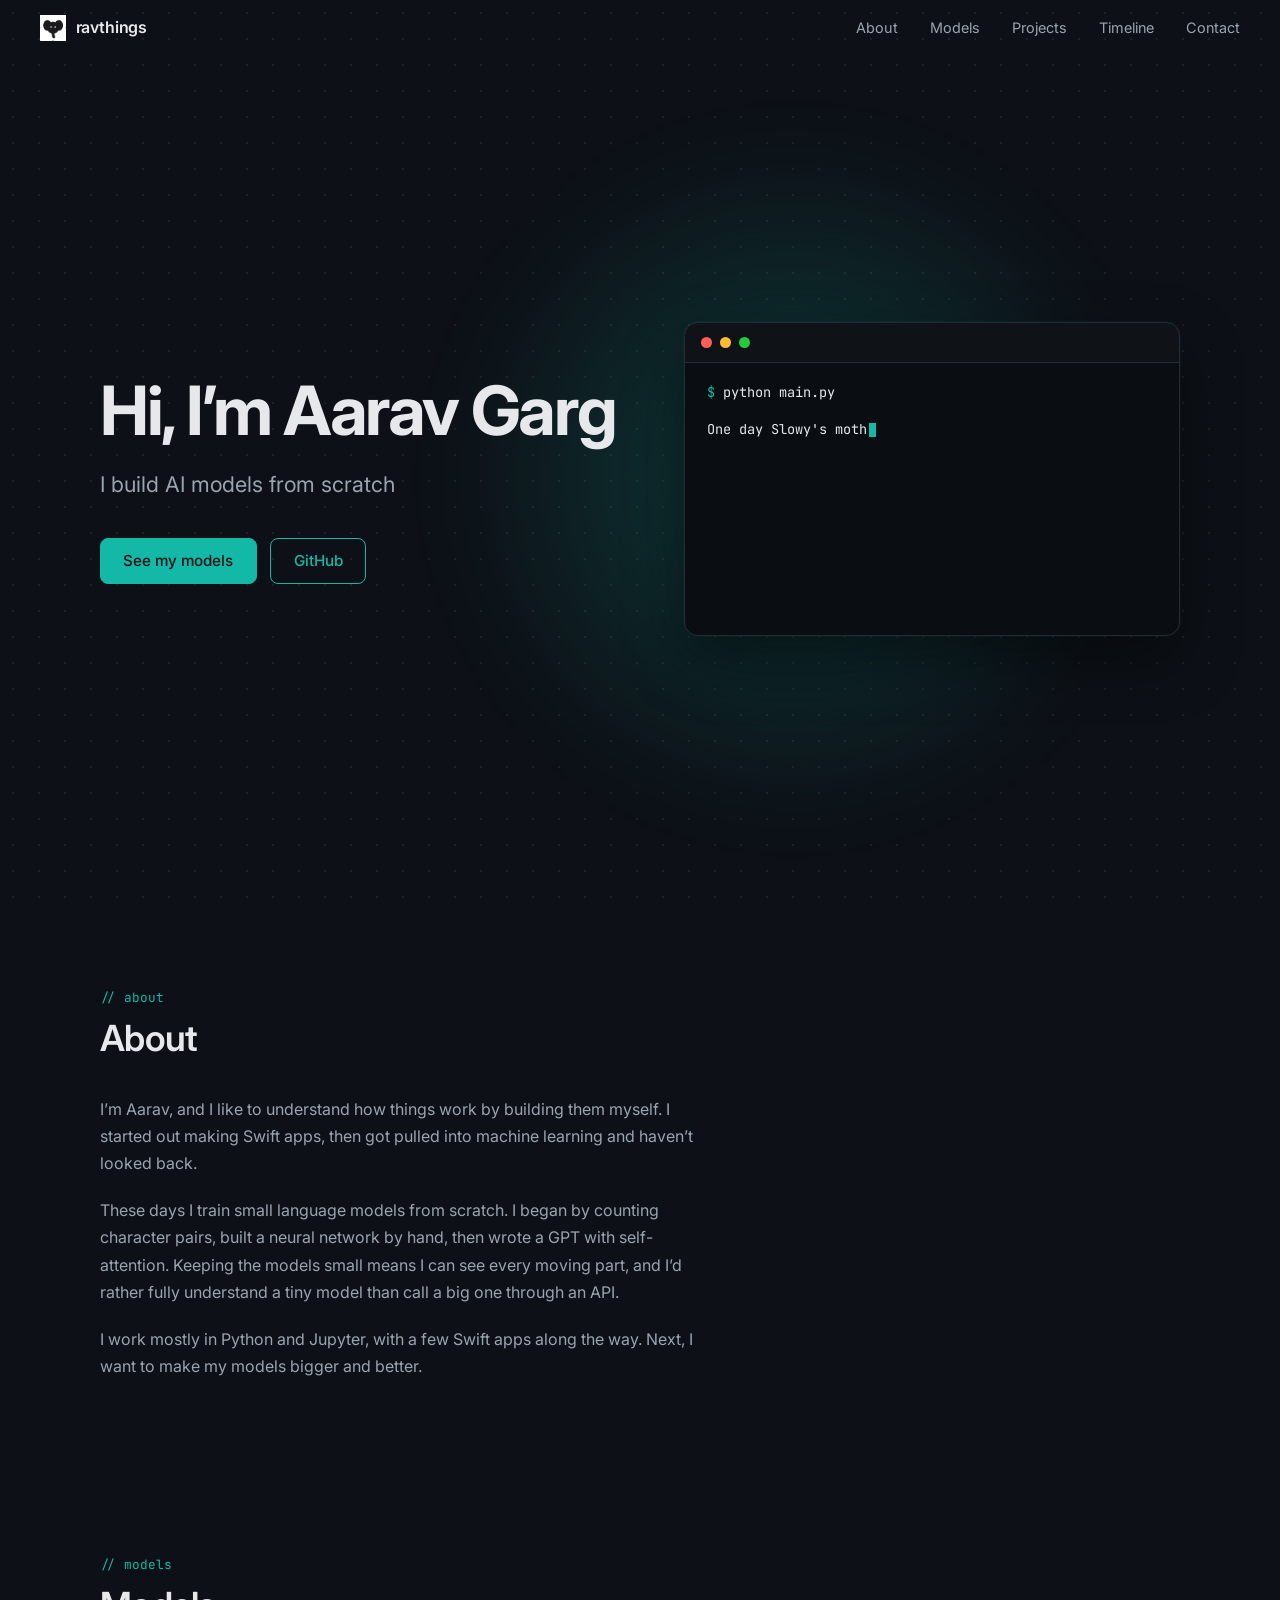
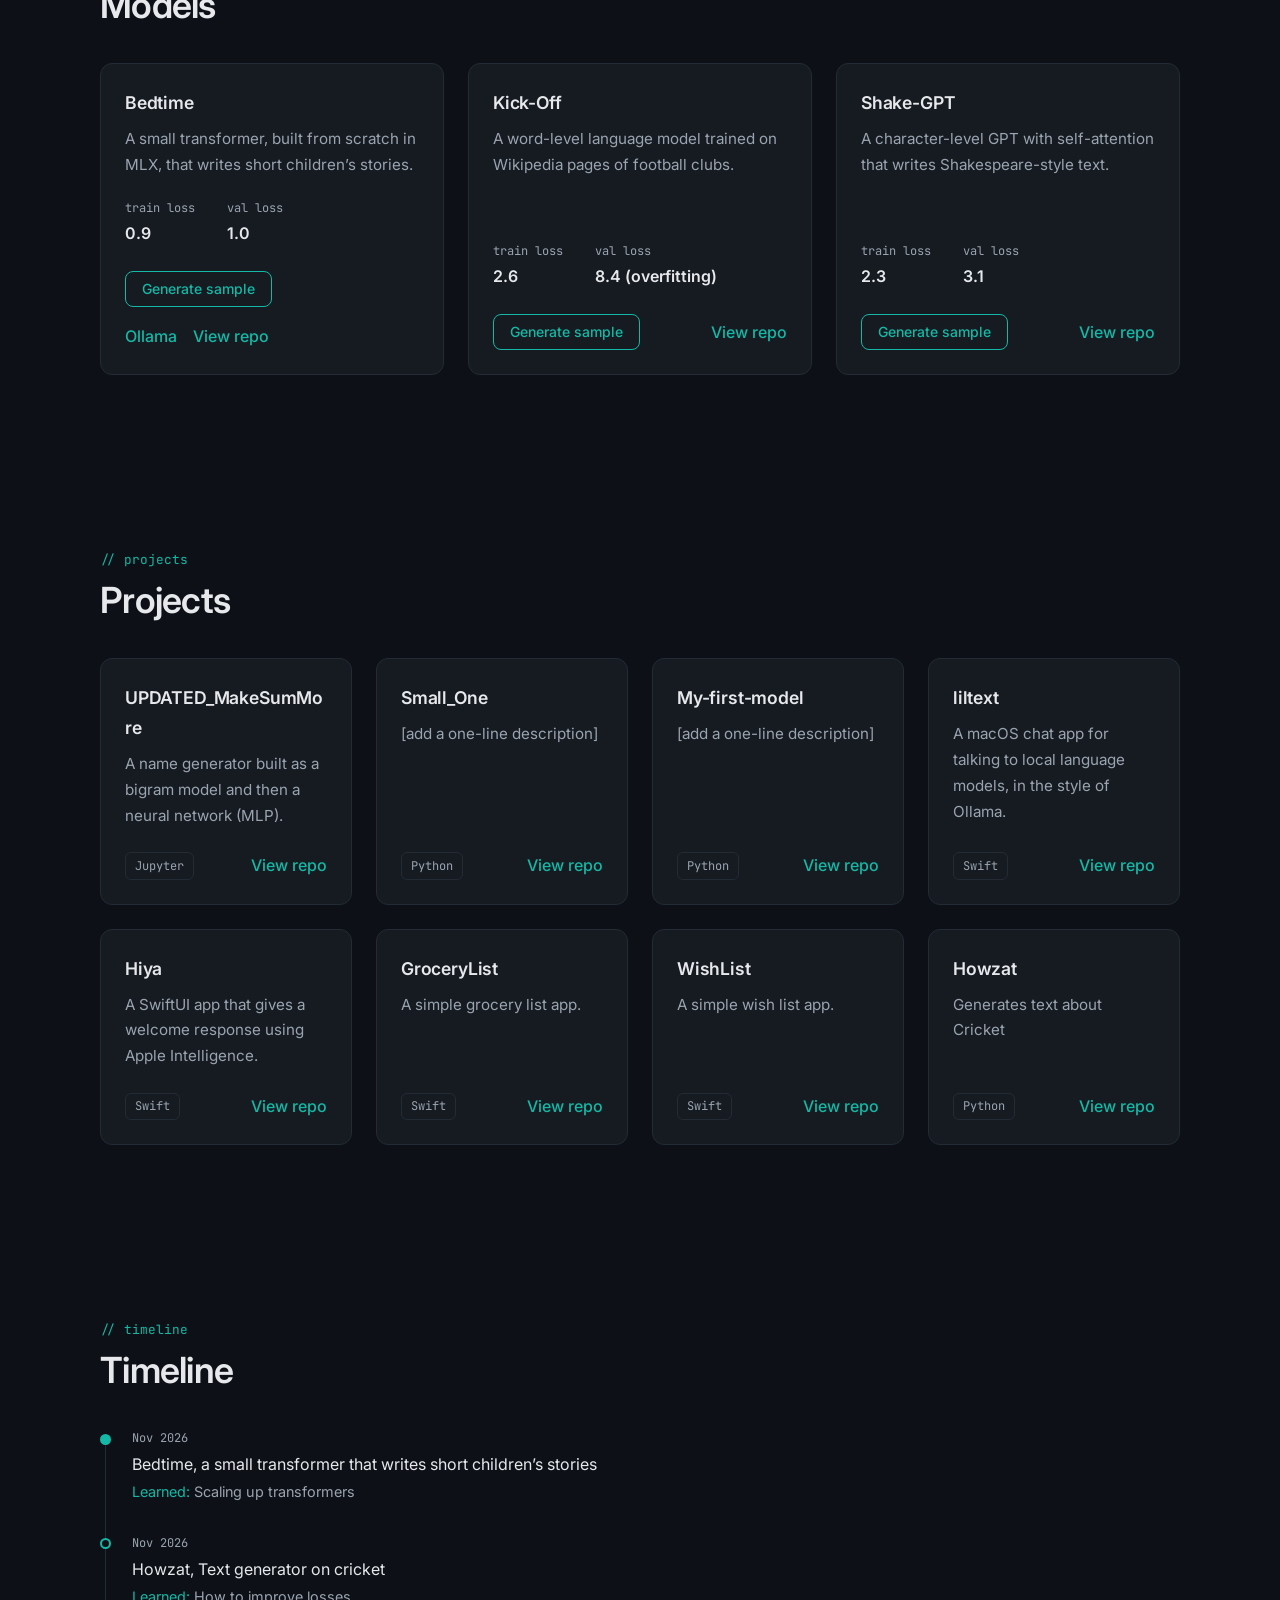
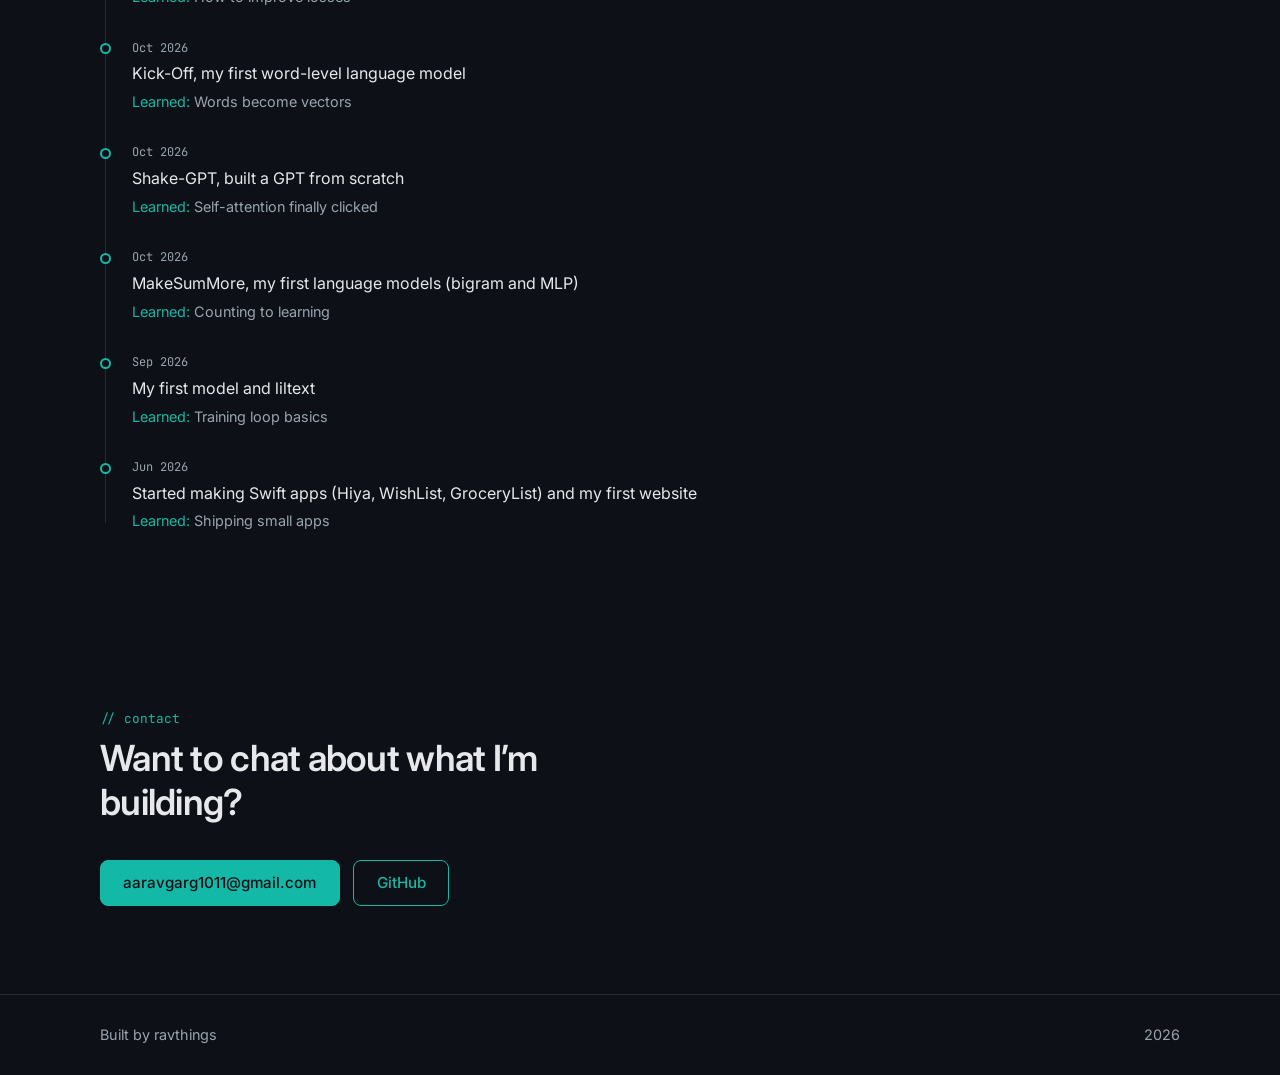
<file: index.html>
<!DOCTYPE html>
<html lang="en">
<head>
  <meta charset="utf-8">
  <meta name="viewport" content="width=device-width, initial-scale=1">
  <meta name="color-scheme" content="dark">
  <meta name="theme-color" content="#0d1117">
  <title>Aarav Garg | ravthings | AI/ML Dev | AI models that run on mac</title>
  <meta name="description" content="Aarav Garg builds AI models from scratch: language models, experiments and apps.">
  <link rel="icon" href="logo.png" type="image/png">

  <link rel="preconnect" href="https://fonts.googleapis.com">
  <link rel="preconnect" href="https://fonts.gstatic.com" crossorigin>
  <link href="https://fonts.googleapis.com/css2?family=Inter:wght@400;500;600;700&family=JetBrains+Mono:wght@400;500&display=swap" rel="stylesheet">

  <!-- Lets the CSS hide sections for the scroll animation only when JavaScript is running -->
  <script>document.documentElement.classList.add("js");</script>

  <link rel="stylesheet" href="style.css?v=3">
  <script src="script.js?v=3" defer></script>
</head>
<body>
  <a class="skip-link" href="#main">Skip to content</a>

  <!-- Navigation -->
  <nav class="nav" aria-label="Main">
    <div class="nav-inner">
      <a class="brand" href="#top">
        <img src="logo.png" alt="" width="26" height="26">
        <span>ravthings</span>
      </a>

      <button class="nav-toggle" type="button" aria-expanded="false" aria-controls="nav-links" aria-label="Open menu">
        <svg viewBox="0 0 24 24" width="22" height="22" fill="none" stroke="currentColor" stroke-width="1.8" stroke-linecap="round" aria-hidden="true">
          <g class="icon-menu"><path d="M4 7h16M4 12h16M4 17h16"/></g>
          <g class="icon-close"><path d="M6 6l12 12M18 6L6 18"/></g>
        </svg>
      </button>

      <ul class="nav-links" id="nav-links">
        <li><a href="#about">About</a></li>
        <li><a href="#models">Models</a></li>
        <li><a href="#projects">Projects</a></li>
        <li><a href="#timeline">Timeline</a></li>
        <li><a href="#contact">Contact</a></li>
      </ul>
    </div>
  </nav>

  <main id="main">
    <!-- Hero -->
    <section class="hero" id="top">
      <div class="container hero-grid reveal">
        <div class="hero-copy">
          <h1>Hi, I’m Aarav Garg</h1>
          <p class="hero-sub">I build AI models from scratch</p>
          <div class="hero-actions">
            <a class="btn btn-primary" href="#models">See my models</a>
            <a class="btn btn-outline" href="https://github.com/ravthings" target="_blank" rel="noopener noreferrer">GitHub</a>
          </div>
        </div>

        <!-- Fake terminal: types a command, then loops through Kick-Off samples (see script.js) -->
        <div class="terminal" data-terminal role="img" aria-label="Terminal window running python main.py and printing a story generated by the Bedtime model">
          <div class="terminal-bar" aria-hidden="true">
            <span class="dot dot-red"></span>
            <span class="dot dot-yellow"></span>
            <span class="dot dot-green"></span>
          </div>
          <div class="terminal-body" aria-hidden="true">
            <p class="term-line"><span class="term-prompt">$</span> <span data-term-cmd></span></p>
            <p class="term-out" data-term-out></p>
          </div>
        </div>
      </div>
    </section>

    <!-- About -->
    <section class="section" id="about">
      <div class="container reveal">
        <p class="section-label">// about</p>
        <h2>About</h2>
        <div class="prose">
          <p>I’m Aarav, and I like to understand how things work by building them myself. I started out making Swift apps, then got pulled into machine learning and haven’t looked back.</p>
          <p>These days I train small language models from scratch. I began by counting character pairs, built a neural network by hand, then wrote a GPT with self-attention. Keeping the models small means I can see every moving part, and I’d rather fully understand a tiny model than call a big one through an API.</p>
          <p>I work mostly in Python and Jupyter, with a few Swift apps along the way. Next, I want to make my models bigger and better.</p>
        </div>
      </div>
    </section>

    <!-- Models -->
    <section class="section" id="models">
      <div class="container reveal">
        <p class="section-label">// models</p>
        <h2>Models</h2>
        <!--
          Each card is wired up by its data-model id (see script.js).
          Fill in the loss values below (replace [x]).
        -->
        <div class="grid grid-models">
                    <article class="card model-card" data-model="bedtime">
            <h3>Bedtime</h3>
            <p class="card-desc">A small transformer, built from scratch in MLX, that writes short children’s stories.</p>
            <dl class="stats">
              <div><dt>train loss</dt><dd>0.9</dd></div>
              <div><dt>val loss</dt><dd>1.0</dd></div>
            </dl>
            <div class="sample" data-output hidden aria-live="polite">
              <p class="sample-text"></p>
            </div>
            <div class="card-actions">
              <button type="button" class="btn btn-outline btn-small" data-generate>Generate sample</button>
              <span class="card-links">
                <a class="link" href="https://ollama.com/ravthings/bedtime" target="_blank" rel="noopener noreferrer">Ollama</a>
                <a class="link" href="https://github.com/ravthings/Bedtime" target="_blank" rel="noopener noreferrer">View repo</a>
              </span>
            </div>
          </article>

          <article class="card model-card" data-model="kick-off">
            <h3>Kick-Off</h3>
            <p class="card-desc">A word-level language model trained on Wikipedia pages of football clubs.</p>
            <dl class="stats">
              <div><dt>train loss</dt><dd>2.6</dd></div>
              <div><dt>val loss</dt><dd>8.4 (overfitting)</dd></div>
            </dl>
            <div class="sample" data-output hidden aria-live="polite">
              <p class="sample-text"></p>
            </div>
            <div class="card-actions">
              <button type="button" class="btn btn-outline btn-small" data-generate>Generate sample</button>
              <a class="link" href="https://github.com/ravthings/Kick-Off" target="_blank" rel="noopener noreferrer">View repo</a>
            </div>
          </article>

          <article class="card model-card" data-model="shake-gpt">
            <h3>Shake-GPT</h3>
            <p class="card-desc">A character-level GPT with self-attention that writes Shakespeare-style text.</p>
            <dl class="stats">
              <div><dt>train loss</dt><dd>2.3</dd></div>
              <div><dt>val loss</dt><dd>3.1</dd></div>
            </dl>
            <div class="sample" data-output hidden aria-live="polite">
              <p class="sample-text"></p>
            </div>
            <div class="card-actions">
              <button type="button" class="btn btn-outline btn-small" data-generate>Generate sample</button>
              <a class="link" href="https://github.com/ravthings/Shake-GPT" target="_blank" rel="noopener noreferrer">View repo</a>
            </div>
          </article>
        </div>
      </div>
    </section>

    <!-- Projects -->
    <section class="section" id="projects">
      <div class="container reveal">
        <p class="section-label">// projects</p>
        <h2>Projects</h2>
        <div class="grid grid-projects">
          <article class="card project-card">
            <h3>UPDATED_MakeSumMore</h3>
            <p class="card-desc">A name generator built as a bigram model and then a neural network (MLP).</p>
            <div class="card-meta">
              <span class="tag">Jupyter</span>
              <a class="link" href="https://github.com/ravthings/UPDATED_MakeSumMore" target="_blank" rel="noopener noreferrer">View repo</a>
            </div>
          </article>

          <article class="card project-card">
            <h3>Small_One</h3>
            <p class="card-desc">[add a one-line description]</p>
            <div class="card-meta">
              <span class="tag">Python</span>
              <a class="link" href="https://github.com/ravthings/Small_One" target="_blank" rel="noopener noreferrer">View repo</a>
            </div>
          </article>

          <article class="card project-card">
            <h3>My-first-model</h3>
            <p class="card-desc">[add a one-line description]</p>
            <div class="card-meta">
              <span class="tag">Python</span>
              <a class="link" href="https://github.com/ravthings/My-first-model" target="_blank" rel="noopener noreferrer">View repo</a>
            </div>
          </article>

          <article class="card project-card">
            <h3>liltext</h3>
            <p class="card-desc">A macOS chat app for talking to local language models, in the style of Ollama.</p>
            <div class="card-meta">
              <span class="tag">Swift</span>
              <a class="link" href="https://github.com/ravthings/liltext" target="_blank" rel="noopener noreferrer">View repo</a>
            </div>
          </article>

          <article class="card project-card">
            <h3>Hiya</h3>
            <p class="card-desc">A SwiftUI app that gives a welcome response using Apple Intelligence.</p>
            <div class="card-meta">
              <span class="tag">Swift</span>
              <a class="link" href="https://github.com/ravthings/Hiya" target="_blank" rel="noopener noreferrer">View repo</a>
            </div>
          </article>

          <article class="card project-card">
            <h3>GroceryList</h3>
            <p class="card-desc">A simple grocery list app.</p>
            <div class="card-meta">
              <span class="tag">Swift</span>
              <a class="link" href="https://github.com/ravthings/GroceryList" target="_blank" rel="noopener noreferrer">View repo</a>
            </div>
          </article>

          <article class="card project-card">
            <h3>WishList</h3>
            <p class="card-desc">A simple wish list app.</p>
            <div class="card-meta">
              <span class="tag">Swift</span>
              <a class="link" href="https://github.com/ravthings/WishList" target="_blank" rel="noopener noreferrer">View repo</a>
            </div>
          </article>

          <article class="card project-card">
            <h3>Howzat</h3>
            <p class="card-desc">Generates text about Cricket</p>
            <div class="card-meta">
              <span class="tag">Python</span>
              <a class="link" href="https://github.com/ravthings/Howzat" target="_blank" rel="noopener noreferrer">View repo</a>
            </div>
          </article>
        </div>
      </div>
    </section>

    <!-- Timeline (newest first) -->
    <section class="section" id="timeline">
      <div class="container reveal">
        <p class="section-label">// timeline</p>
        <h2>Timeline</h2>
        <ol class="timeline">
          <li>
            <span class="date">Nov 2026</span>
            <p>Bedtime, a small transformer that writes short children’s stories</p>
            <p class="learned"><span>Learned:</span> Scaling up transformers</p>
          </li>

          <li>
            <span class="date">Nov 2026</span>
            <p>Howzat, Text generator on cricket</p>
            <p class="learned"><span>Learned:</span> How to improve losses </p>
          </li>
          <li>
            <span class="date">Oct 2026</span>
            <p>Kick-Off, my first word-level language model</p>
            <p class="learned"><span>Learned:</span> Words become vectors</p>
          </li>
          <li>
            <span class="date">Oct 2026</span>
            <p>Shake-GPT, built a GPT from scratch</p>
            <p class="learned"><span>Learned:</span> Self-attention finally clicked</p>
          </li>
          <li>
            <span class="date">Oct 2026</span>
            <p>MakeSumMore, my first language models (bigram and MLP)</p>
            <p class="learned"><span>Learned:</span> Counting to learning</p>
          </li>
          <li>
            <span class="date">Sep 2026</span>
            <p>My first model and liltext</p>
            <p class="learned"><span>Learned:</span> Training loop basics</p>
          </li>
          <li>
            <span class="date">Jun 2026</span>
            <p>Started making Swift apps (Hiya, WishList, GroceryList) and my first website</p>
            <p class="learned"><span>Learned:</span> Shipping small apps</p>
          </li>
        </ol>
      </div>
    </section>

    <!-- Contact -->
    <section class="section" id="contact">
      <div class="container reveal">
        <p class="section-label">// contact</p>
        <h2>Want to chat about what I’m building?</h2>
        <div class="contact-actions">
          <a class="btn btn-primary" href="mailto:aaravgarg1011@gmail.com">aaravgarg1011@gmail.com</a>
          <a class="btn btn-outline" href="https://github.com/ravthings" target="_blank" rel="noopener noreferrer">GitHub</a>
        </div>
      </div>
    </section>
  </main>

  <footer class="footer">
    <div class="container footer-inner">
      <span>Built by ravthings</span>
      <span id="year">2026</span>
    </div>
  </footer>
</body>
</html>
</file>
<file: style.css>
/* ---------- Tokens ---------- */
:root {
  --bg: #0d1117;
  --surface: #161b22;
  --surface-deep: #0a0e13;
  --border: #232b35;
  --text: #e6e8eb;
  --muted: #9aa4af;
  --accent: #14b8a6;
  --accent-hover: #2dd4bf;

  --font-sans: "Inter", system-ui, -apple-system, "Segoe UI", Roboto, sans-serif;
  --font-mono: "JetBrains Mono", ui-monospace, SFMono-Regular, Menlo, Consolas, monospace;

  --nav-height: 56px;
  --radius-card: 12px;
  --radius-control: 8px;
}

/* ---------- Base ---------- */
*,
*::before,
*::after {
  box-sizing: border-box;
}

html {
  scroll-behavior: smooth;
  -webkit-text-size-adjust: 100%;
}

body {
  margin: 0;
  background: var(--bg);
  color: var(--text);
  font-family: var(--font-sans);
  font-size: 1rem;
  line-height: 1.7;
  -webkit-font-smoothing: antialiased;
}

/* Very faint dot grid across the whole page */
body::before {
  content: "";
  position: fixed;
  inset: 0;
  z-index: 0;
  pointer-events: none;
  background-image: radial-gradient(rgba(230, 232, 235, 0.07) 1px, transparent 1px);
  background-size: 26px 26px;
}

main,
.footer {
  position: relative;
  z-index: 1;
}

/* Stops the hero glow from creating sideways scrolling */
main {
  overflow-x: clip;
}

img {
  display: block;
  max-width: 100%;
}

a {
  color: inherit;
}

h1,
h2,
h3,
p,
ul,
ol,
dl,
dd {
  margin: 0;
}

::selection {
  background: rgba(20, 184, 166, 0.3);
}

:focus-visible {
  outline: 2px solid var(--accent);
  outline-offset: 3px;
}

.container {
  width: min(100% - 3rem, 1080px);
  margin-inline: auto;
}

.skip-link {
  position: absolute;
  left: 1rem;
  top: -4rem;
  z-index: 100;
  padding: 0.6rem 1rem;
  background: var(--accent);
  color: var(--bg);
  border-radius: var(--radius-control);
  font-weight: 500;
  text-decoration: none;
}

.skip-link:focus {
  top: 0.75rem;
}

/* ---------- Links and buttons ---------- */
.link {
  color: var(--accent);
  font-weight: 500;
  text-decoration: none;
}

.link:hover {
  color: var(--accent-hover);
  text-decoration: underline;
  text-underline-offset: 4px;
}

.btn {
  display: inline-flex;
  align-items: center;
  justify-content: center;
  padding: 0.8rem 1.4rem;
  border: 1px solid var(--accent);
  border-radius: var(--radius-control);
  background: transparent;
  color: var(--accent);
  font: inherit;
  font-size: 0.95rem;
  font-weight: 500;
  line-height: 1.2;
  text-decoration: none;
  cursor: pointer;
  transition: background-color 0.2s ease, border-color 0.2s ease, color 0.2s ease;
}

.btn-primary {
  background: var(--accent);
  color: var(--bg);
}

.btn-primary:hover {
  background: var(--accent-hover);
  border-color: var(--accent-hover);
}

.btn-outline:hover {
  background: rgba(20, 184, 166, 0.12);
}

.btn-small {
  padding: 0.55rem 1rem;
  font-size: 0.875rem;
}

.btn:disabled {
  opacity: 0.6;
  cursor: progress;
}

/* ---------- Navigation ---------- */
.nav {
  position: sticky;
  top: 0;
  z-index: 50;
  background: transparent;
  border-bottom: 1px solid transparent;
  transition: background-color 0.25s ease, border-color 0.25s ease;
}

/* Added by script.js once the page has scrolled (or the mobile menu is open) */
.nav.is-scrolled,
.nav.is-open {
  background: rgba(13, 17, 23, 0.72);
  -webkit-backdrop-filter: blur(12px);
  backdrop-filter: blur(12px);
  border-bottom-color: var(--border);
}

.nav-inner {
  display: flex;
  align-items: center;
  justify-content: space-between;
  height: var(--nav-height);
  padding-inline: clamp(1.25rem, 4vw, 2.5rem);
}

.brand {
  display: inline-flex;
  align-items: center;
  gap: 0.6rem;
  font-weight: 600;
  letter-spacing: -0.01em;
  text-decoration: none;
}

.nav-links {
  display: flex;
  gap: 2rem;
  padding: 0;
  list-style: none;
}

.nav-links a {
  color: var(--muted);
  font-size: 0.9rem;
  text-decoration: none;
  transition: color 0.2s ease;
}

.nav-links a:hover {
  color: var(--accent);
}

.nav-toggle {
  display: none;
  padding: 0.4rem;
  border: 0;
  background: none;
  color: var(--text);
  cursor: pointer;
}

.nav-toggle .icon-close {
  display: none;
}

.nav.is-open .nav-toggle .icon-menu {
  display: none;
}

.nav.is-open .nav-toggle .icon-close {
  display: inline;
}

/* ---------- Sections ---------- */
.section {
  position: relative;
  padding-block: clamp(3.25rem, 7vw, 5.5rem);
  scroll-margin-top: var(--nav-height);
}

.section-label {
  margin-bottom: 0.6rem;
  color: var(--accent);
  font-family: var(--font-mono);
  font-size: 0.8rem;
  line-height: 1.4;
}

.section h2 {
  max-width: 24ch;
  margin-bottom: clamp(1.5rem, 4vw, 2.25rem);
  font-size: clamp(1.75rem, 4vw, 2.25rem);
  font-weight: 600;
  line-height: 1.2;
  letter-spacing: -0.02em;
}

.prose {
  max-width: 62ch;
  color: var(--muted);
}

.prose p + p {
  margin-top: 1.25rem;
}

/* ---------- Hero ---------- */
.hero {
  position: relative;
  isolation: isolate;
  display: grid;
  align-content: center;
  min-height: calc(100vh - var(--nav-height));
  min-height: calc(100svh - var(--nav-height));
  padding-block: 3rem;
  scroll-margin-top: var(--nav-height);
}

/* Large, soft, blurred teal glow behind the hero */
.hero::before {
  content: "";
  position: absolute;
  z-index: -1;
  top: 50%;
  left: 62%;
  width: min(900px, 130vw);
  aspect-ratio: 1;
  transform: translate(-50%, -50%);
  background: radial-gradient(
    closest-side,
    rgba(20, 184, 166, 0.26),
    rgba(20, 184, 166, 0.08) 55%,
    transparent 75%
  );
  filter: blur(40px);
  pointer-events: none;
}

.hero-grid {
  display: grid;
  grid-template-columns: minmax(0, 1.05fr) minmax(0, 1fr);
  align-items: center;
  gap: clamp(2rem, 5vw, 4rem);
}

.hero h1 {
  font-size: clamp(2.5rem, 5.4vw, 4.25rem);
  font-weight: 700;
  line-height: 1.06;
  letter-spacing: -0.035em;
  text-wrap: balance;
}

.hero-sub {
  margin-top: 1.25rem;
  color: var(--muted);
  font-size: clamp(1.1rem, 2.4vw, 1.35rem);
}

.hero-actions,
.contact-actions {
  display: flex;
  flex-wrap: wrap;
  gap: 0.85rem;
}

.hero-actions {
  margin-top: 2.25rem;
}

/* ---------- Fake terminal ---------- */
.terminal {
  min-width: 0;
  background: var(--surface-deep);
  border: 1px solid var(--border);
  border-radius: 14px;
  box-shadow: 0 24px 60px rgba(0, 0, 0, 0.45), 0 0 0 1px rgba(20, 184, 166, 0.06);
  overflow: hidden;
}

.terminal-bar {
  display: flex;
  gap: 0.5rem;
  padding: 0.85rem 1rem;
  background: rgba(255, 255, 255, 0.02);
  border-bottom: 1px solid var(--border);
}

.dot {
  width: 11px;
  height: 11px;
  border-radius: 50%;
}

.dot-red {
  background: #ff5f56;
}

.dot-yellow {
  background: #ffbd2e;
}

.dot-green {
  background: #27c93f;
}

.terminal-body {
  height: 17rem;
  padding: 1.15rem 1.35rem;
  overflow: hidden;
  font-family: var(--font-mono);
  font-size: 0.85rem;
  line-height: 1.7;
}

.term-prompt {
  color: var(--accent);
}

.term-out {
  margin-top: 0.9rem;
  white-space: pre-wrap;
  overflow-wrap: anywhere;
}

/* ---------- Cards ---------- */
.grid {
  display: grid;
  gap: 1.5rem;
}

.grid-models {
  grid-template-columns: repeat(auto-fit, minmax(min(100%, 340px), 1fr));
}

.grid-projects {
  grid-template-columns: repeat(auto-fill, minmax(min(100%, 240px), 1fr));
}

.card {
  display: flex;
  flex-direction: column;
  padding: 1.5rem;
  background: var(--surface);
  border: 1px solid var(--border);
  border-radius: var(--radius-card);
  transition: transform 0.25s ease, border-color 0.25s ease, box-shadow 0.25s ease;
}

.card:hover {
  transform: translateY(-3px);
  border-color: rgba(20, 184, 166, 0.5);
  box-shadow: 0 0 0 1px rgba(20, 184, 166, 0.18), 0 10px 32px rgba(20, 184, 166, 0.12);
}

.card h3 {
  font-size: 1.1rem;
  font-weight: 600;
  letter-spacing: -0.01em;
  overflow-wrap: anywhere;
}

.card-desc {
  flex-grow: 1;
  margin-top: 0.5rem;
  color: var(--muted);
  font-size: 0.95rem;
}

.card-actions,
.card-meta {
  display: flex;
  align-items: center;
  justify-content: space-between;
  gap: 1rem;
  margin-top: auto;
  padding-top: 1.5rem;
}

.tag,
.stats dt,
.date {
  font-family: var(--font-mono);
  font-size: 0.75rem;
  color: var(--muted);
}

.tag {
  padding: 0.15rem 0.55rem;
  border: 1px solid var(--border);
  border-radius: 6px;
}

/* ---------- Model cards ---------- */
.stats {
  display: flex;
  gap: 2rem;
  margin-top: 1.25rem;
}

.stats dt {
  margin-bottom: 0.1rem;
}

.stats dd {
  font-size: 1rem;
  font-weight: 600;
}

.sample {
  margin-top: 1.25rem;
  padding-left: 1rem;
  border-left: 2px solid var(--accent);
}

.sample[hidden] {
  display: none;
}

.sample-text {
  font-size: 0.95rem;
  line-height: 1.7;
  white-space: pre-wrap;
  overflow-wrap: anywhere;
}

/* Blinking caret shown on whatever text is currently being typed */
.is-typing::after {
  content: "";
  display: inline-block;
  width: 0.5em;
  height: 1em;
  margin-left: 2px;
  background: var(--accent);
  vertical-align: -0.15em;
  animation: blink 1s steps(1) infinite;
}

@keyframes blink {
  50% {
    opacity: 0;
  }
}

/* ---------- Timeline ---------- */
.timeline {
  position: relative;
  max-width: 62ch;
  padding: 0 0 0 2rem;
  list-style: none;
}

.timeline::before {
  content: "";
  position: absolute;
  top: 0.7rem;
  bottom: 0.7rem;
  left: 5px;
  width: 1px;
  background: var(--border);
}

.timeline li {
  position: relative;
}

.timeline li + li {
  margin-top: 1.75rem;
}

.timeline li::before {
  content: "";
  position: absolute;
  top: 0.35rem;
  left: -2rem;
  width: 11px;
  height: 11px;
  background: var(--bg);
  border: 2px solid var(--accent);
  border-radius: 50%;
}

.timeline li:first-child::before {
  background: var(--accent);
}

.date {
  display: block;
  margin-bottom: 0.15rem;
}

/* ---------- Timeline "learned" line ---------- */
.learned {
  margin-top: 0.15rem;
  color: var(--muted);
  font-size: 0.9rem;
}

.learned span {
  color: var(--accent);
}

/* ---------- Footer ---------- */
.footer {
  padding-block: 1.75rem;
  border-top: 1px solid var(--border);
  color: var(--muted);
  font-size: 0.9rem;
}

.footer-inner {
  display: flex;
  align-items: center;
  justify-content: space-between;
  gap: 1rem;
}

/* ---------- Scroll reveal ---------- */
/* Sections start hidden only when JS is running, and only if motion is allowed. */
@media (prefers-reduced-motion: no-preference) {
  .js .reveal {
    opacity: 0;
    transform: translateY(24px);
    transition: opacity 0.7s ease, transform 0.7s ease;
  }

  .js .reveal.is-visible {
    opacity: 1;
    transform: none;
  }
}

/* ---------- Tablet and mobile ---------- */
@media (max-width: 900px) {
  .hero {
    min-height: 0;
    padding-block: 2.5rem 3rem;
  }

  .hero-grid {
    grid-template-columns: 1fr;
  }

  .hero::before {
    top: 62%;
    left: 50%;
  }
}

@media (max-width: 720px) {
  .container {
    width: min(100% - 2.5rem, 1080px);
  }

  .nav-toggle {
    display: inline-flex;
  }

  .nav-links {
    display: none;
    position: absolute;
    top: 100%;
    left: 0;
    right: 0;
    flex-direction: column;
    gap: 0;
    padding: 0.5rem 1.25rem 1rem;
    background: rgba(13, 17, 23, 0.96);
    border-bottom: 1px solid var(--border);
  }

  .nav.is-open .nav-links {
    display: flex;
  }

  .nav-links a {
    display: block;
    padding: 0.85rem 0;
    font-size: 1rem;
  }

  .hero-actions .btn,
  .contact-actions .btn {
    flex: 1 1 auto;
  }

  .terminal-body {
    height: 15rem;
    font-size: 0.8rem;
  }
}

.card-actions {
  flex-wrap: wrap;
}

.card-links {
  display: flex;
  gap: 1rem;
}

/* ---------- Reduced motion ---------- */
@media (prefers-reduced-motion: reduce) {
  html {
    scroll-behavior: auto;
  }

  .card,
  .btn,
  .nav,
  .nav-links a {
    transition: none;
  }

  .card:hover {
    transform: none;
  }

  .is-typing::after {
    animation: none;
  }
}
</file>
